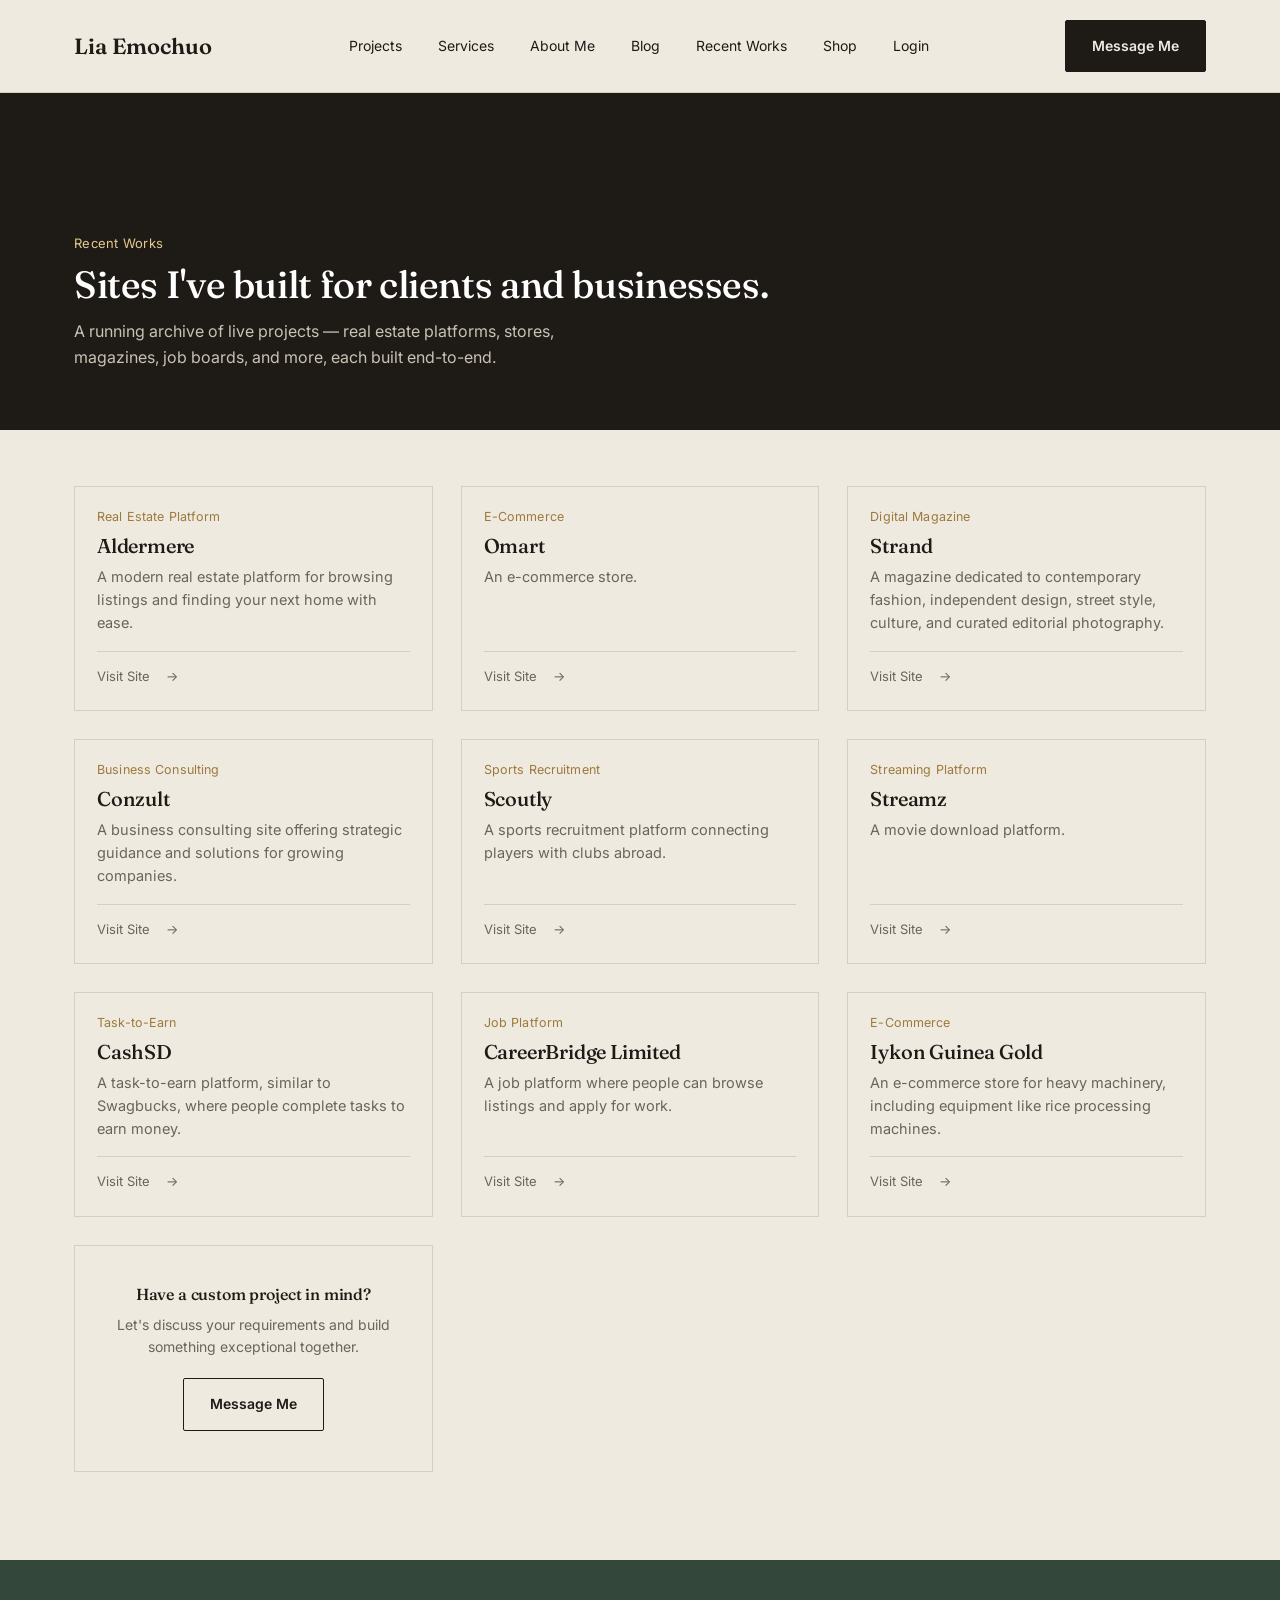
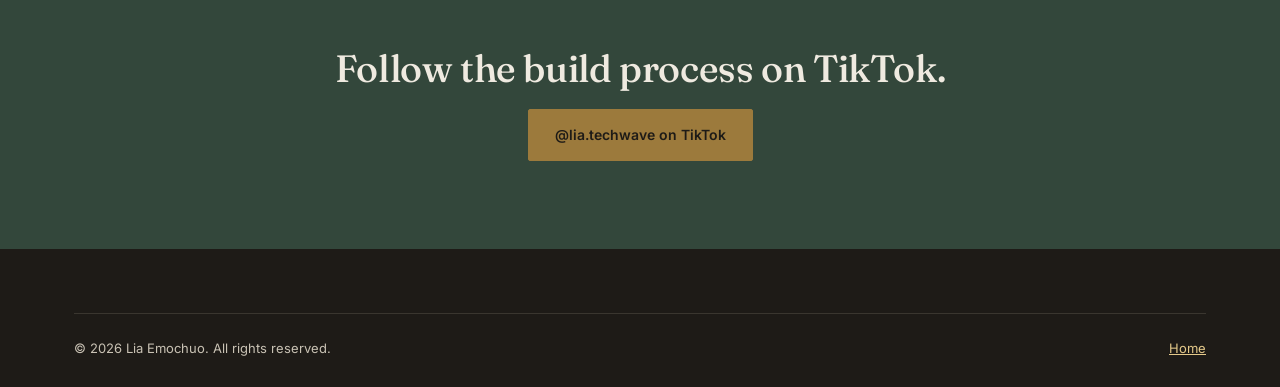
<file: recent-works.html>
<!DOCTYPE html>
<html lang="en">
<head>
<meta charset="UTF-8">
<meta name="viewport" content="width=device-width, initial-scale=1.0">
<title>Recent Works — Lia Emochuo</title>
<link rel="preconnect" href="https://fonts.googleapis.com">
<link rel="preconnect" href="https://fonts.gstatic.com" crossorigin>
<link href="https://fonts.googleapis.com/css2?family=Fraunces:opsz,wght@9..144,400;9..144,500;9..144,600&family=Inter:wght@400;500;600&display=swap" rel="stylesheet">
<link rel="stylesheet" href="style.css">
</head>
<body>

<header>
  <nav>
    <a href="index.html" class="logo" style="text-decoration:none;">Lia Emochuo</a>
    <div class="nav-links nav-links-desktop">
      <a href="index.html#listings">Projects</a>
      <a href="index.html#services">Services</a>
      <a href="index.html#profile">About Me</a>
      <a href="https://lia.lovestoblog.com/blog.php">Blog</a>
      <a href="recent-works.html">Recent Works</a>
      <a href="shop.html">Shop</a>
      <a href="https://lia.lovestoblog.com/admin/login.php">Login</a>
    </div>
    <div class="nav-right">
      <a href="https://wa.me/2349014608459" target="_blank" class="btn btn-solid nav-cta">Message Me</a>
      <button class="burger" onclick="document.getElementById('mobileDrawer').classList.toggle('open')">
        <span>Menu</span>
        <svg width="16" height="16" viewBox="0 0 24 24" fill="none" stroke="currentColor" stroke-width="2"><path d="M3 12h18M3 6h18M3 18h18"/></svg>
      </button>
    </div>
  </nav>
</header>

<div class="mobile-drawer" id="mobileDrawer">
  <div class="drawer-header">
    <div class="logo">Lia Emochuo</div>
    <button class="close-drawer" onclick="document.getElementById('mobileDrawer').classList.toggle('open')">✕</button>
  </div>
  <div class="drawer-links">
    <a href="index.html#listings">Projects</a>
    <a href="index.html#services">Services</a>
    <a href="index.html#profile">About Me</a>
    <a href="https://lia.lovestoblog.com/blog.php">Blog</a>
    <a href="recent-works.html">Recent Works</a>
    <a href="shop.html">Shop</a>
    <a href="https://lia.lovestoblog.com/admin/login.php">Login</a>
  </div>
  <div style="margin-top:auto;padding-top:24px;">
    <a href="https://wa.me/2349014608459" target="_blank" class="btn btn-solid" style="width:100%;justify-content:center;">Message Me Directly</a>
  </div>
</div>

<section class="blog-hero">
  <div class="wrap">
    <div class="eyebrow" style="color:#E4C98A;">Recent Works</div>
    <h1>Sites I've built for clients and businesses.</h1>
    <p>A running archive of live projects — real estate platforms, stores, magazines, job boards, and more, each built end-to-end.</p>
  </div>
</section>

<section style="padding-top:56px;">
  <div class="wrap">
    <div class="listing-grid">

      <div class="listing-card" onclick="window.open('https://aldermererealestate.pages.dev/','_blank')">
        <div class="listing-body">
          <div class="listing-loc">Real Estate Platform</div>
          <h4>Aldermere</h4>
          <p style="color:var(--muted);font-size:14.5px;margin-bottom:16px;">A modern real estate platform for browsing listings and finding your next home with ease.</p>
          <div class="listing-meta"><span>Visit Site</span><span>→</span></div>
        </div>
      </div>

      <div class="listing-card" onclick="window.open('https://omart-era.pages.dev/','_blank')">
        <div class="listing-body">
          <div class="listing-loc">E-Commerce</div>
          <h4>Omart</h4>
          <p style="color:var(--muted);font-size:14.5px;margin-bottom:16px;">An e-commerce store.</p>
          <div class="listing-meta"><span>Visit Site</span><span>→</span></div>
        </div>
      </div>

      <div class="listing-card" onclick="window.open('https://strandmagazine.pages.dev/','_blank')">
        <div class="listing-body">
          <div class="listing-loc">Digital Magazine</div>
          <h4>Strand</h4>
          <p style="color:var(--muted);font-size:14.5px;margin-bottom:16px;">A magazine dedicated to contemporary fashion, independent design, street style, culture, and curated editorial photography.</p>
          <div class="listing-meta"><span>Visit Site</span><span>→</span></div>
        </div>
      </div>

      <div class="listing-card" onclick="window.open('https://conzult.pages.dev/','_blank')">
        <div class="listing-body">
          <div class="listing-loc">Business Consulting</div>
          <h4>Conzult</h4>
          <p style="color:var(--muted);font-size:14.5px;margin-bottom:16px;">A business consulting site offering strategic guidance and solutions for growing companies.</p>
          <div class="listing-meta"><span>Visit Site</span><span>→</span></div>
        </div>
      </div>

      <div class="listing-card" onclick="window.open('https://scoutly-kappa.vercel.app/','_blank')">
        <div class="listing-body">
          <div class="listing-loc">Sports Recruitment</div>
          <h4>Scoutly</h4>
          <p style="color:var(--muted);font-size:14.5px;margin-bottom:16px;">A sports recruitment platform connecting players with clubs abroad.</p>
          <div class="listing-meta"><span>Visit Site</span><span>→</span></div>
        </div>
      </div>

      <div class="listing-card" onclick="window.open('https://streamz-seven.vercel.app/','_blank')">
        <div class="listing-body">
          <div class="listing-loc">Streaming Platform</div>
          <h4>Streamz</h4>
          <p style="color:var(--muted);font-size:14.5px;margin-bottom:16px;">A movie download platform.</p>
          <div class="listing-meta"><span>Visit Site</span><span>→</span></div>
        </div>
      </div>

      <div class="listing-card" onclick="window.open('https://cashsd.ct.ws/?i=1','_blank')">
        <div class="listing-body">
          <div class="listing-loc">Task-to-Earn</div>
          <h4>CashSD</h4>
          <p style="color:var(--muted);font-size:14.5px;margin-bottom:16px;">A task-to-earn platform, similar to Swagbucks, where people complete tasks to earn money.</p>
          <div class="listing-meta"><span>Visit Site</span><span>→</span></div>
        </div>
      </div>

      <div class="listing-card" onclick="window.open('https://careerbridgelimited.top/','_blank')">
        <div class="listing-body">
          <div class="listing-loc">Job Platform</div>
          <h4>CareerBridge Limited</h4>
          <p style="color:var(--muted);font-size:14.5px;margin-bottom:16px;">A job platform where people can browse listings and apply for work.</p>
          <div class="listing-meta"><span>Visit Site</span><span>→</span></div>
        </div>
      </div>

      <div class="listing-card" onclick="window.open('https://iykon.lovestoblog.com/?i=1','_blank')">
        <div class="listing-body">
          <div class="listing-loc">E-Commerce</div>
          <h4>Iykon Guinea Gold</h4>
          <p style="color:var(--muted);font-size:14.5px;margin-bottom:16px;">An e-commerce store for heavy machinery, including equipment like rice processing machines.</p>
          <div class="listing-meta"><span>Visit Site</span><span>→</span></div>
        </div>
      </div>

      <div class="listing-card" style="display:flex;align-items:center;justify-content:center;text-align:center;padding:40px 28px;background:var(--paper);cursor:default;">
        <div>
          <h4 style="margin-bottom:10px;">Have a custom project in mind?</h4>
          <p style="color:var(--muted);font-size:14px;margin-bottom:20px;">Let's discuss your requirements and build something exceptional together.</p>
          <a href="https://wa.me/2349014608459" target="_blank" class="btn btn-outline">Message Me</a>
        </div>
      </div>

    </div>
  </div>
</section>

<section class="cta-band">
  <div class="wrap">
    <h2>Follow the build process on TikTok.</h2>
    <a href="https://www.tiktok.com/@lia.techwave" target="_blank" class="btn btn-solid">@lia.techwave on TikTok</a>
  </div>
</section>

<footer>
  <div class="wrap">
    <div class="bottom">
      <span>&copy; 2026 Lia Emochuo. All rights reserved.</span>
      <span><a href="index.html">Home</a></span>
    </div>
  </div>
</footer>
</body>
</html>
</file>
<file: style.css>
:root{
    --ink:#1E1B17;
    --paper:#EFEAE0;
    --paper-2:#E6E0D2;
    --gold:#9C7A3C;
    --forest:#33473B;
    --line:#D6CFBE;
    --muted:#6B6459;
  }
  *{box-sizing:border-box;margin:0;padding:0;}
  html{scroll-behavior:smooth;}
  body{
    background:var(--paper);
    color:var(--ink);
    font-family:'Inter',sans-serif;
    font-size:16px;
    line-height:1.6;
    -webkit-font-smoothing:antialiased;
  }
  img{max-width:100%;display:block;object-fit:cover;}
  a{color:inherit;text-decoration:none;}
  .wrap{max-width:1180px;margin:0 auto;padding:0 24px;}
  h1,h2,h3,h4{font-family:'Fraunces',serif;font-weight:500;letter-spacing:-0.01em;line-height:1.08;}
  .eyebrow{font-size:13px;color:var(--gold);letter-spacing:0.02em;margin-bottom:10px;}
  .btn{
    display:inline-flex;align-items:center;gap:8px;
    padding:14px 26px;border-radius:2px;font-size:14px;font-weight:600;
    border:1px solid var(--ink);transition:all .2s ease;cursor:pointer;
  }
  .btn-solid{background:var(--ink);color:var(--paper);}
  .btn-solid:hover{background:var(--forest);border-color:var(--forest);}
  .btn-outline{background:transparent;color:var(--ink);}
  .btn-outline:hover{background:var(--ink);color:var(--paper);}
  section{padding:88px 0;}
  .rule{border-top:1px solid var(--line);}
  .grid{display:grid;gap:32px;}

  /* ---------- Nav ---------- */
  header{position:sticky;top:0;z-index:40;background:rgba(239,234,224,0.95);backdrop-filter:blur(6px);border-bottom:1px solid var(--line);}
  nav{display:flex;align-items:center;justify-content:space-between;padding:20px 24px;max-width:1180px;margin:0 auto;}
  .logo{font-family:'Fraunces',serif;font-size:22px;font-weight:600;cursor:pointer;}
  .nav-links{display:flex;gap:36px;font-size:14px;align-items:center;}
  .nav-links a:hover{color:var(--gold);}
  .nav-right{display:flex;align-items:center;gap:16px;}
  .nav-cta{display:none;}
  @media(min-width:860px){.nav-cta{display:inline-flex;}}
  .nav-links-desktop{display:none;}
  @media(min-width:860px){.nav-links-desktop{display:flex;}}
  .burger{font-size:14px;border:1px solid var(--ink);padding:8px 14px;border-radius:2px;background:transparent;cursor:pointer;display:inline-flex;align-items:center;gap:6px;}
  @media(min-width:860px){.burger{display:none;}}

  /* ---------- Mobile Drawer ---------- */
  .mobile-drawer{
    position:fixed;top:0;right:-100%;width:100%;max-width:360px;height:100vh;background:var(--paper);
    z-index:100;border-left:1px solid var(--line);box-shadow:-10px 0 30px rgba(0,0,0,0.15);
    transition:right 0.3s ease;display:flex;flex-direction:column;padding:32px;
  }
  .mobile-drawer.open{right:0;}
  .drawer-header{display:flex;justify-content:space-between;align-items:center;margin-bottom:40px;}
  .close-drawer{background:none;border:none;font-size:24px;cursor:pointer;color:var(--ink);}
  .drawer-links{display:flex;flex-direction:column;gap:20px;font-size:18px;font-family:'Fraunces',serif;}
  .drawer-links a{border-bottom:1px solid var(--line);padding-bottom:12px;}

  /* ---------- Hero ---------- */
  .hero{
    position:relative;padding:32px 0 200px;color:#fff;overflow:hidden;
    background:linear-gradient(180deg,rgba(20,18,14,0.72) 0%,rgba(20,18,14,0.45) 45%,rgba(20,18,14,0.86) 100%),
      url('https://images.unsplash.com/photo-1555066931-4365d14bab8c?fm=jpg&q=75&w=1800&auto=format&fit=crop') center/cover no-repeat;
  }
  @media(min-width:960px){.hero{padding:90px 0 130px;}}
  .hero-inner{max-width:640px;}
  .hero .eyebrow{color:#E4C98A;}
  .hero-slot{margin-bottom:24px;}
  .hero-avatar{width:150px;height:150px;border-radius:50%;object-fit:cover;display:block;border:4px solid rgba(255,255,255,0.85);box-shadow:0 8px 24px rgba(0,0,0,0.35);}
  @media(min-width:640px){.hero-avatar{width:180px;height:180px;}}
  .hero-btns .btn{display:inline-flex;align-items:center;gap:10px;}
  .hero-btns .btn:hover{background:var(--gold)!important;border-color:var(--gold)!important;color:#fff!important;}
  .hero-btns .btn svg{width:18px;height:18px;fill:currentColor;flex-shrink:0;}
  @media(max-width:639px){.hero-btns{flex-direction:column;gap:12px;}.hero-btns .btn{width:100%;justify-content:flex-start;}}
  .hero h1{font-size:38px;color:#fff;}
  @media(min-width:640px){.hero h1{font-size:56px;}}
  .hero p{max-width:440px;color:#E6E1D6;margin:20px 0 32px;font-size:16px;}
  .hero-btns{display:flex;gap:16px;flex-wrap:wrap;margin-bottom:56px;}
  .hero .btn-solid{background:#fff;color:var(--ink);border-color:#fff;}
  .hero .btn-solid:hover{background:var(--gold);border-color:var(--gold);color:#fff;}
  .btn-arrow{width:22px;height:22px;border-radius:50%;background:var(--ink);color:#fff;display:inline-flex;align-items:center;justify-content:center;font-size:12px;}
  .stat-row{display:flex;gap:48px;flex-wrap:wrap;}
  .stat-row .num{font-family:'Fraunces',serif;font-size:30px;color:#fff;}
  .stat-row .label{font-size:12.5px;color:#C9C2B4;}
  .hero-card{
    position:absolute;left:24px;right:24px;bottom:-46px;background:var(--paper);
    border:1px solid var(--line);padding:18px 22px;display:flex;align-items:center;justify-content:space-between;gap:18px;flex-wrap:wrap;
    box-shadow:0 18px 40px rgba(20,18,14,0.22);max-width:1132px;margin:0 auto;
  }
  @media(min-width:640px){.hero-card{left:50%;right:auto;transform:translateX(-50%);width:calc(100% - 48px);}}
  .agent-cluster{display:flex;align-items:center;}
  .agent-cluster img{width:40px;height:40px;border-radius:50%;object-fit:cover;border:2px solid var(--paper);margin-left:-12px;}
  .agent-cluster img:first-child{margin-left:0;}
  .hero-card .agents-text{margin-left:14px;}
  .hero-card .agents-text b{font-size:14px;display:block;}
  .hero-card .agents-text span{font-size:12px;color:var(--muted);}
  .hero-card .rating{font-size:14px;font-weight:600;display:flex;align-items:center;gap:6px;}
  .hero-card .rating .stars{color:var(--gold);letter-spacing:1px;}

  /* ---------- Search & Filters Bar ---------- */
  .search-filter-section{background:var(--paper-2);padding:40px 0 20px;border-top:1px solid var(--line);}
  .filter-container{display:flex;flex-direction:column;gap:16px;}
  @media(min-width:768px){.filter-container{flex-direction:row;align-items:center;justify-content:space-between;}}
  .search-bar{display:flex;flex:1;max-width:500px;border:1px solid var(--line);background:var(--paper);border-radius:2px;overflow:hidden;}
  .search-bar input{flex:1;border:none;background:transparent;padding:12px 16px;font-family:'Inter',sans-serif;font-size:14px;color:var(--ink);outline:none;}
  .search-bar button{background:var(--ink);color:#fff;border:none;padding:0 20px;font-weight:600;cursor:pointer;}
  .filter-tabs{display:flex;gap:8px;flex-wrap:wrap;}
  .filter-btn{padding:8px 16px;border:1px solid var(--line);background:var(--paper);font-size:13px;font-weight:500;border-radius:2px;cursor:pointer;transition:all 0.2s;}
  .filter-btn.active, .filter-btn:hover{background:var(--ink);color:var(--paper);border-color:var(--ink);}

  /* ---------- Section heading ---------- */
  .section-head{max-width:560px;margin-bottom:56px;}
  .section-head h2{font-size:32px;}
  @media(min-width:640px){.section-head h2{font-size:40px;}}
  .section-head p{color:var(--muted);margin-top:16px;}

  /* ---------- Steps ---------- */
  .step{display:grid;gap:28px;padding:44px 0;border-top:1px solid var(--line);}
  @media(min-width:800px){.step{grid-template-columns:80px 1fr 1.1fr;align-items:center;}}
  .step-num{font-family:'Fraunces',serif;font-size:40px;color:var(--gold);}
  .step h3{font-size:24px;margin-bottom:12px;}
  .step p{color:var(--muted);max-width:420px;}
  .step img{width:100%;height:220px;object-fit:cover;}

  /* ---------- Services ---------- */
  .services{display:grid;gap:0;border-top:1px solid var(--line);}
  .service-row{display:grid;grid-template-columns:auto 1fr;gap:22px;padding:26px 0;border-bottom:1px solid var(--line);align-items:flex-start;}
  .service-row .icon{width:38px;height:38px;flex-shrink:0;color:var(--forest);}
  .service-row h4{font-size:18px;margin-bottom:6px;}
  .service-row p{color:var(--muted);font-size:14.5px;max-width:520px;}

  /* ---------- Listings / Projects ---------- */
  .listing-grid{display:grid;gap:28px;grid-template-columns:1fr;}
  @media(min-width:700px){.listing-grid{grid-template-columns:1fr 1fr;}}
  @media(min-width:1040px){.listing-grid{grid-template-columns:1fr 1fr 1fr;}}
  .listing-card{border:1px solid var(--line);background:var(--paper);cursor:pointer;transition:transform 0.2s, box-shadow 0.2s;display:flex;flex-direction:column;}
  .listing-card:hover{transform:translateY(-3px);box-shadow:0 12px 25px rgba(20,18,14,0.08);}
  .listing-card img{width:100%;height:230px;}
  .listing-body{padding:20px 22px 24px;display:flex;flex-direction:column;flex:1;}
  .listing-loc{font-size:12.5px;color:var(--gold);margin-bottom:8px;letter-spacing:0.01em;}
  .listing-body h4{font-family:'Fraunces',serif;font-size:20px;margin-bottom:8px;}
  .listing-price{font-weight:600;font-size:17px;margin-bottom:14px;}
  .listing-meta{display:flex;gap:16px;font-size:13px;color:var(--muted);border-top:1px solid var(--line);padding-top:14px;margin-top:auto;}

  /* ---------- Excellence / Stats ---------- */
  .excellence{background:var(--ink);color:var(--paper);}
  .excellence .wrap{display:grid;gap:44px;}
  @media(min-width:900px){.excellence .wrap{grid-template-columns:1fr 1fr;align-items:center;}}
  .excellence img{width:100%;height:420px;object-fit:cover;}
  .excellence .eyebrow{color:var(--gold);}
  .excellence h2{font-size:34px;color:var(--paper);}
  .excellence p{color:#C9C2B4;margin:18px 0 32px;}
  .excellence-stats{display:flex;gap:40px;flex-wrap:wrap;}
  .excellence-stats .num{font-family:'Fraunces',serif;font-size:32px;color:var(--gold);}
  .excellence-stats .label{font-size:12.5px;color:#B7AF9E;}

  /* ---------- Team / Profile Section ---------- */
  .team-grid{display:grid;gap:32px;grid-template-columns:1fr;}
  @media(min-width:700px){.team-grid{grid-template-columns:repeat(3,1fr);}}
  .team-card img{width:100%;height:280px;object-fit:cover;}
  .team-card{border:1px solid var(--line);}
  .team-info{padding:18px 20px 22px;}
  .team-info h4{font-family:'Fraunces',serif;font-size:19px;}
  .team-info .role{font-size:13px;color:var(--gold);margin-top:4px;}

  /* ---------- Testimonials ---------- */
  .testi-grid{display:grid;gap:28px;}
  @media(min-width:800px){.testi-grid{grid-template-columns:repeat(3,1fr);}}
  .testi{border:1px solid var(--line);padding:28px 26px;background:var(--paper);}
  .testi p{font-family:'Fraunces',serif;font-size:18px;line-height:1.5;margin-bottom:20px;}
  .testi .who{font-size:13px;color:var(--muted);}
  .testi .who b{color:var(--ink);}

  /* ---------- Insights ---------- */
  .insight-grid{display:grid;gap:28px;grid-template-columns:1fr;}
  @media(min-width:800px){.insight-grid{grid-template-columns:1.2fr 1fr 1fr;}}
  .insight-feature{border:1px solid var(--line);cursor:pointer;background:var(--paper);}
  .insight-feature img{width:100%;height:340px;object-fit:cover;}
  .insight-small{border:1px solid var(--line);display:flex;flex-direction:column;min-height:340px;cursor:pointer;background:var(--paper);}
  .insight-small img{width:100%;height:150px;object-fit:cover;}
  .insight-small-body{padding:20px 22px;display:flex;flex-direction:column;justify-content:space-between;flex:1;}
  .insight-body{padding:20px 22px 24px;}
  .insight-tag{font-size:12px;color:var(--gold);margin-bottom:8px;}
  .insight-small h4, .insight-body h4{font-family:'Fraunces',serif;font-size:19px;}

  /* ---------- CTA band ---------- */
  .cta-band{background:var(--forest);color:var(--paper);text-align:center;}
  .cta-band h2{color:var(--paper);font-size:30px;margin-bottom:20px;}
  @media(min-width:640px){.cta-band h2{font-size:38px;}}
  .cta-band .btn-solid{background:var(--gold);border-color:var(--gold);color:var(--ink);}

  /* ---------- Modal / Dialog Box ---------- */
  .modal-overlay{
    position:fixed;top:0;left:0;width:100%;height:100%;background:rgba(20,18,14,0.65);
    z-index:200;display:flex;align-items:center;justify-content:center;padding:20px;
    opacity:0;pointer-events:none;transition:opacity 0.25s ease;
  }
  .modal-overlay.active{opacity:1;pointer-events:auto;}
  .modal-card{
    background:var(--paper);border:1px solid var(--line);width:100%;max-width:640px;
    padding:36px;border-radius:2px;max-height:90vh;overflow-y:auto;position:relative;
    box-shadow:0 25px 50px rgba(0,0,0,0.25);
  }
  .modal-close{position:absolute;top:20px;right:20px;background:none;border:none;font-size:22px;cursor:pointer;}
  .form-group{margin-bottom:20px;}
  .form-group label{display:block;font-size:13px;font-weight:600;margin-bottom:8px;color:var(--ink);}
  .form-group input, .form-group textarea, .form-group select{
    width:100%;padding:12px 16px;border:1px solid var(--line);background:#fff;
    font-family:'Inter',sans-serif;font-size:14px;color:var(--ink);border-radius:2px;outline:none;
  }
  .form-group input:focus, .form-group textarea:focus{border-color:var(--gold);}

  /* ---------- Notification Toast ---------- */
  .toast{
    position:fixed;bottom:24px;right:24px;background:var(--ink);color:var(--paper);
    padding:16px 24px;border-radius:2px;font-size:14px;z-index:999;
    box-shadow:0 10px 30px rgba(0,0,0,0.2);transform:translateY(100px);opacity:0;
    transition:all 0.3s cubic-bezier(0.16, 1, 0.3, 1);
  }
  .toast.show{transform:translateY(0);opacity:1;}

  /* ---------- Footer ---------- */
  footer{background:var(--ink);color:#C9C2B4;padding:64px 0 28px;}
  .foot-grid{display:grid;gap:36px;grid-template-columns:1fr;margin-bottom:48px;}
  @media(min-width:700px){.foot-grid{grid-template-columns:1.4fr 1fr 1fr 1fr;}}
  footer .logo{color:var(--paper);margin-bottom:14px;}
  footer h5{font-size:13px;color:var(--paper);letter-spacing:0.03em;margin-bottom:16px;}
  footer ul{list-style:none;display:flex;flex-direction:column;gap:10px;font-size:14px;}
  footer ul a:hover{color:var(--paper);}
  footer .bottom{border-top:1px solid #3A362F;padding-top:24px;font-size:13px;display:flex;justify-content:space-between;flex-wrap:wrap;gap:12px;align-items:center;}
  footer .bottom a{color:#E4C98A;text-decoration:underline;}

/* ---------- Added: Blog & Admin extras ---------- */
.blog-hero{padding:140px 0 60px;background:var(--ink);color:var(--paper);}
.blog-hero h1{color:#fff;font-size:38px;}
.blog-hero p{color:#C9C2B4;margin-top:14px;max-width:520px;}
.blog-grid{display:grid;gap:28px;grid-template-columns:1fr;}
@media(min-width:700px){.blog-grid{grid-template-columns:1fr 1fr;}}
@media(min-width:1040px){.blog-grid{grid-template-columns:1fr 1fr 1fr;}}
.blog-card{border:1px solid var(--line);background:var(--paper);display:flex;flex-direction:column;transition:transform .2s, box-shadow .2s;}
.blog-card:hover{transform:translateY(-3px);box-shadow:0 12px 25px rgba(20,18,14,0.08);}
.blog-card img{width:100%;height:210px;object-fit:cover;}
.blog-card .blog-card-body{padding:20px 22px 24px;display:flex;flex-direction:column;flex:1;}
.blog-card .blog-date{font-size:12.5px;color:var(--gold);margin-bottom:8px;}
.blog-card h3{font-family:'Fraunces',serif;font-size:20px;margin-bottom:10px;}
.blog-card .excerpt{color:var(--muted);font-size:14.5px;flex:1;}
.blog-card .read-more{margin-top:16px;font-size:13px;font-weight:600;color:var(--gold);}
.blog-empty{text-align:center;padding:80px 20px;color:var(--muted);}

.post-wrap{max-width:760px;margin:0 auto;padding:140px 24px 40px;}
.post-wrap .post-tag{font-size:13px;color:var(--gold);margin-bottom:10px;}
.post-wrap h1{font-size:32px;margin-bottom:10px;}
@media(min-width:640px){.post-wrap h1{font-size:42px;}}
.post-meta{color:var(--muted);font-size:13.5px;margin-bottom:28px;}
.post-cover{width:100%;max-height:420px;object-fit:cover;margin-bottom:32px;border-radius:2px;}
.post-content{font-size:16.5px;line-height:1.8;color:var(--ink);}
.post-content p{margin-bottom:20px;}
.post-content img{margin:24px 0;border-radius:2px;}
.back-link{display:inline-block;margin-bottom:24px;font-size:13.5px;color:var(--muted);}
.back-link:hover{color:var(--gold);}

.comments-section{margin-top:56px;border-top:1px solid var(--line);padding-top:36px;}
.comments-section h3{font-family:'Fraunces',serif;font-size:22px;margin-bottom:24px;}
.comment{border-bottom:1px solid var(--line);padding:18px 0;}
.comment .comment-head{display:flex;justify-content:space-between;font-size:13px;color:var(--muted);margin-bottom:8px;flex-wrap:wrap;gap:6px;}
.comment .comment-head b{color:var(--ink);font-size:14.5px;}
.comment p{font-size:15px;line-height:1.6;}
.comment-form{margin-top:28px;background:var(--paper-2);padding:24px;border:1px solid var(--line);}
.comment-form .form-row{display:grid;gap:16px;grid-template-columns:1fr;}
@media(min-width:600px){.comment-form .form-row{grid-template-columns:1fr 1fr;}}
.alert{padding:14px 18px;border-radius:2px;font-size:14px;margin-bottom:20px;}
.alert-error{background:#F6E3E0;color:#8A2E1F;border:1px solid #E3B7AE;}
.alert-success{background:#E4EEE3;color:#2E4A2E;border:1px solid #B9D3B4;}

/* ---------- Admin ---------- */
.admin-shell{max-width:900px;margin:0 auto;padding:140px 24px 60px;}
.admin-shell h1{font-size:30px;margin-bottom:8px;}
.admin-topbar{display:flex;justify-content:space-between;align-items:center;margin-bottom:32px;flex-wrap:wrap;gap:12px;}
.admin-login-box{max-width:380px;margin:120px auto;padding:36px;border:1px solid var(--line);background:var(--paper);}
.admin-login-box h1{font-size:24px;margin-bottom:24px;text-align:center;}
.admin-post-row{display:flex;justify-content:space-between;align-items:center;gap:16px;padding:18px 0;border-bottom:1px solid var(--line);flex-wrap:wrap;}
.admin-post-row .title{font-family:'Fraunces',serif;font-size:18px;}
.admin-post-row .meta{font-size:13px;color:var(--muted);}
.admin-actions{display:flex;gap:10px;flex-wrap:wrap;}
.admin-actions a, .admin-actions button{font-size:13px;padding:8px 14px;}
.btn-danger{border-color:#8A2E1F;color:#8A2E1F;}
.btn-danger:hover{background:#8A2E1F;color:#fff;}
textarea.form-group-textarea{min-height:260px;font-family:'Inter',sans-serif;}
.form-group small{display:block;margin-top:6px;color:var(--muted);font-size:12.5px;}

/* ---------- Shop ---------- */
.shop-card{border:1px solid var(--line);background:var(--paper);display:flex;flex-direction:column;transition:transform .2s, box-shadow .2s;}
.shop-card:hover{transform:translateY(-3px);box-shadow:0 12px 25px rgba(20,18,14,0.08);}
.shop-card img{width:100%;height:220px;object-fit:cover;}
.shop-card .shop-body{padding:18px 20px 22px;display:flex;flex-direction:column;flex:1;}
.shop-card h3{font-family:'Fraunces',serif;font-size:16.5px;margin-bottom:10px;line-height:1.35;}
.shop-meta{display:flex;justify-content:space-between;align-items:center;margin-bottom:16px;}
.shop-price{font-weight:600;font-size:17px;color:var(--ink);}
.shop-badge{font-size:11px;font-weight:600;letter-spacing:0.03em;color:var(--forest);background:#E4EEE3;border:1px solid #B9D3B4;padding:4px 10px;border-radius:20px;}
.shop-btn-row{display:flex;flex-direction:column;gap:8px;margin-top:auto;}
.shop-btn-row .btn{width:100%;justify-content:center;padding:11px 16px;font-size:13px;}
</file>
